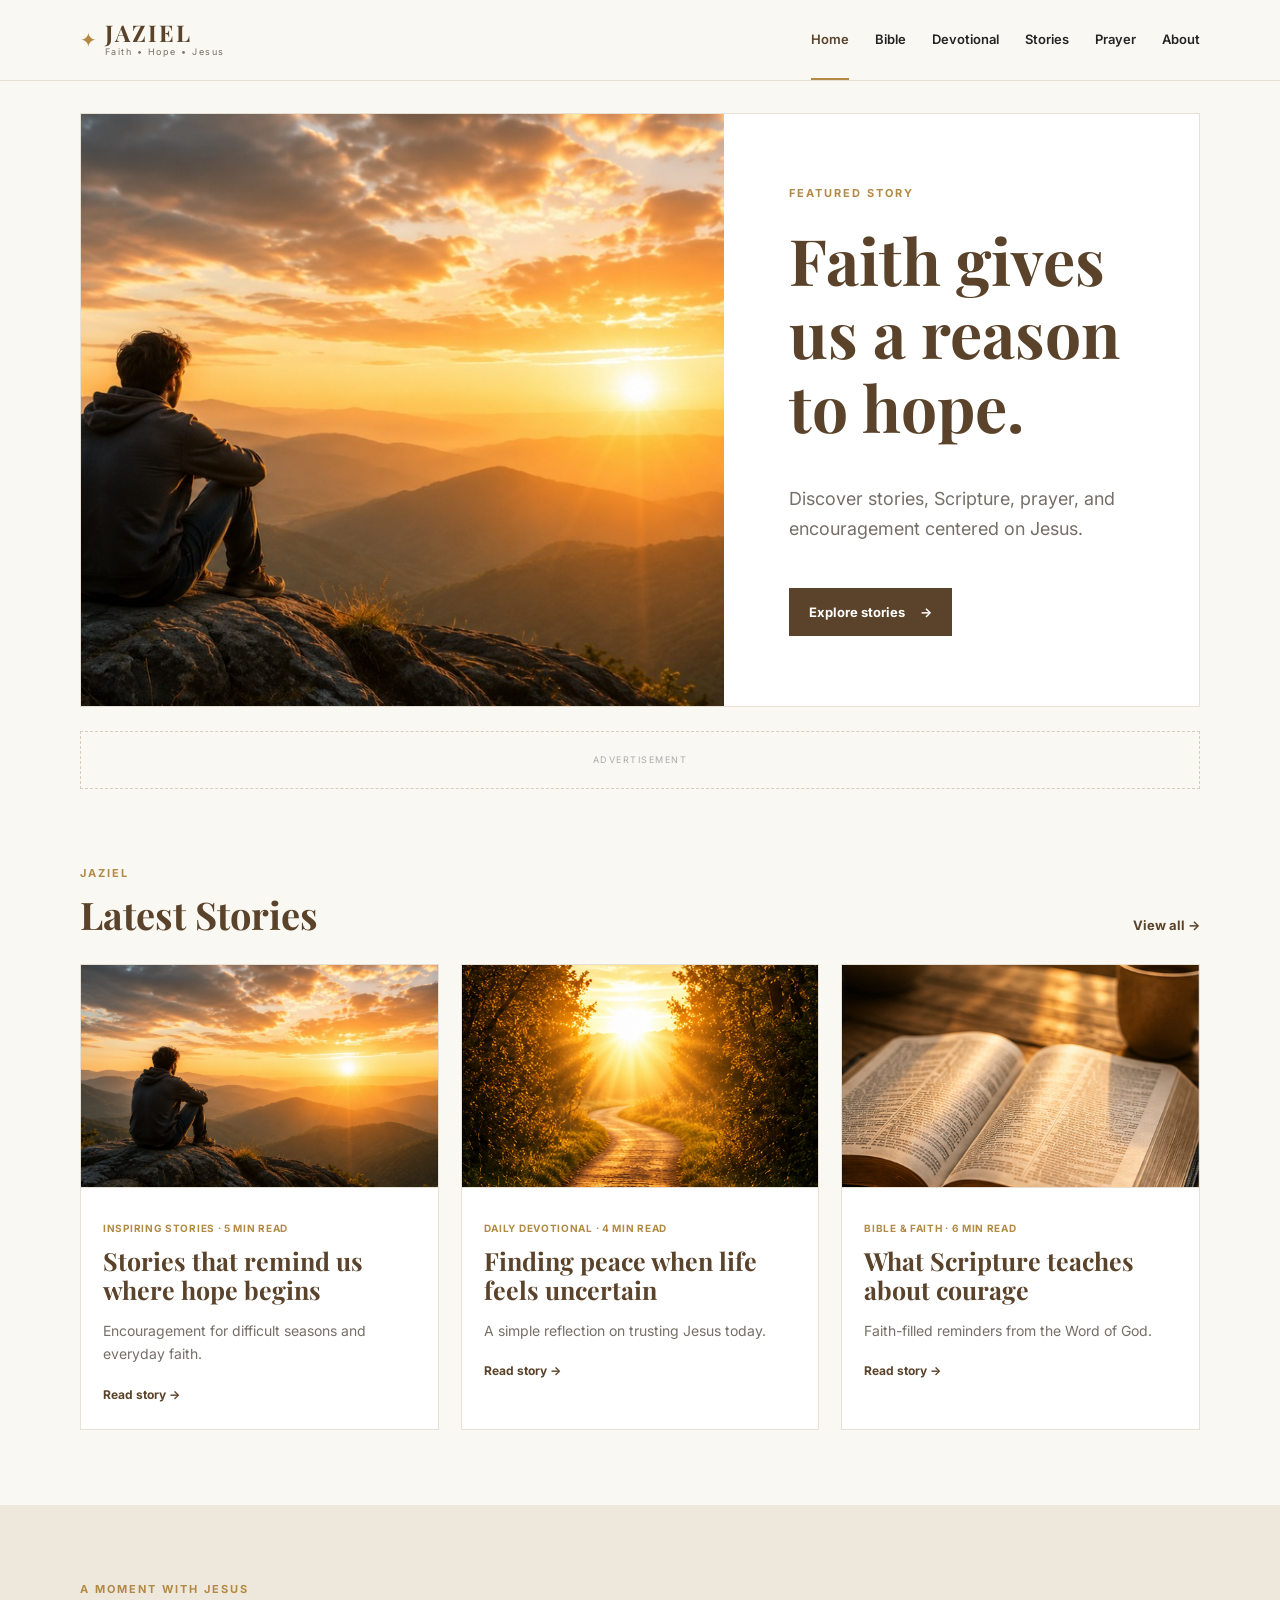
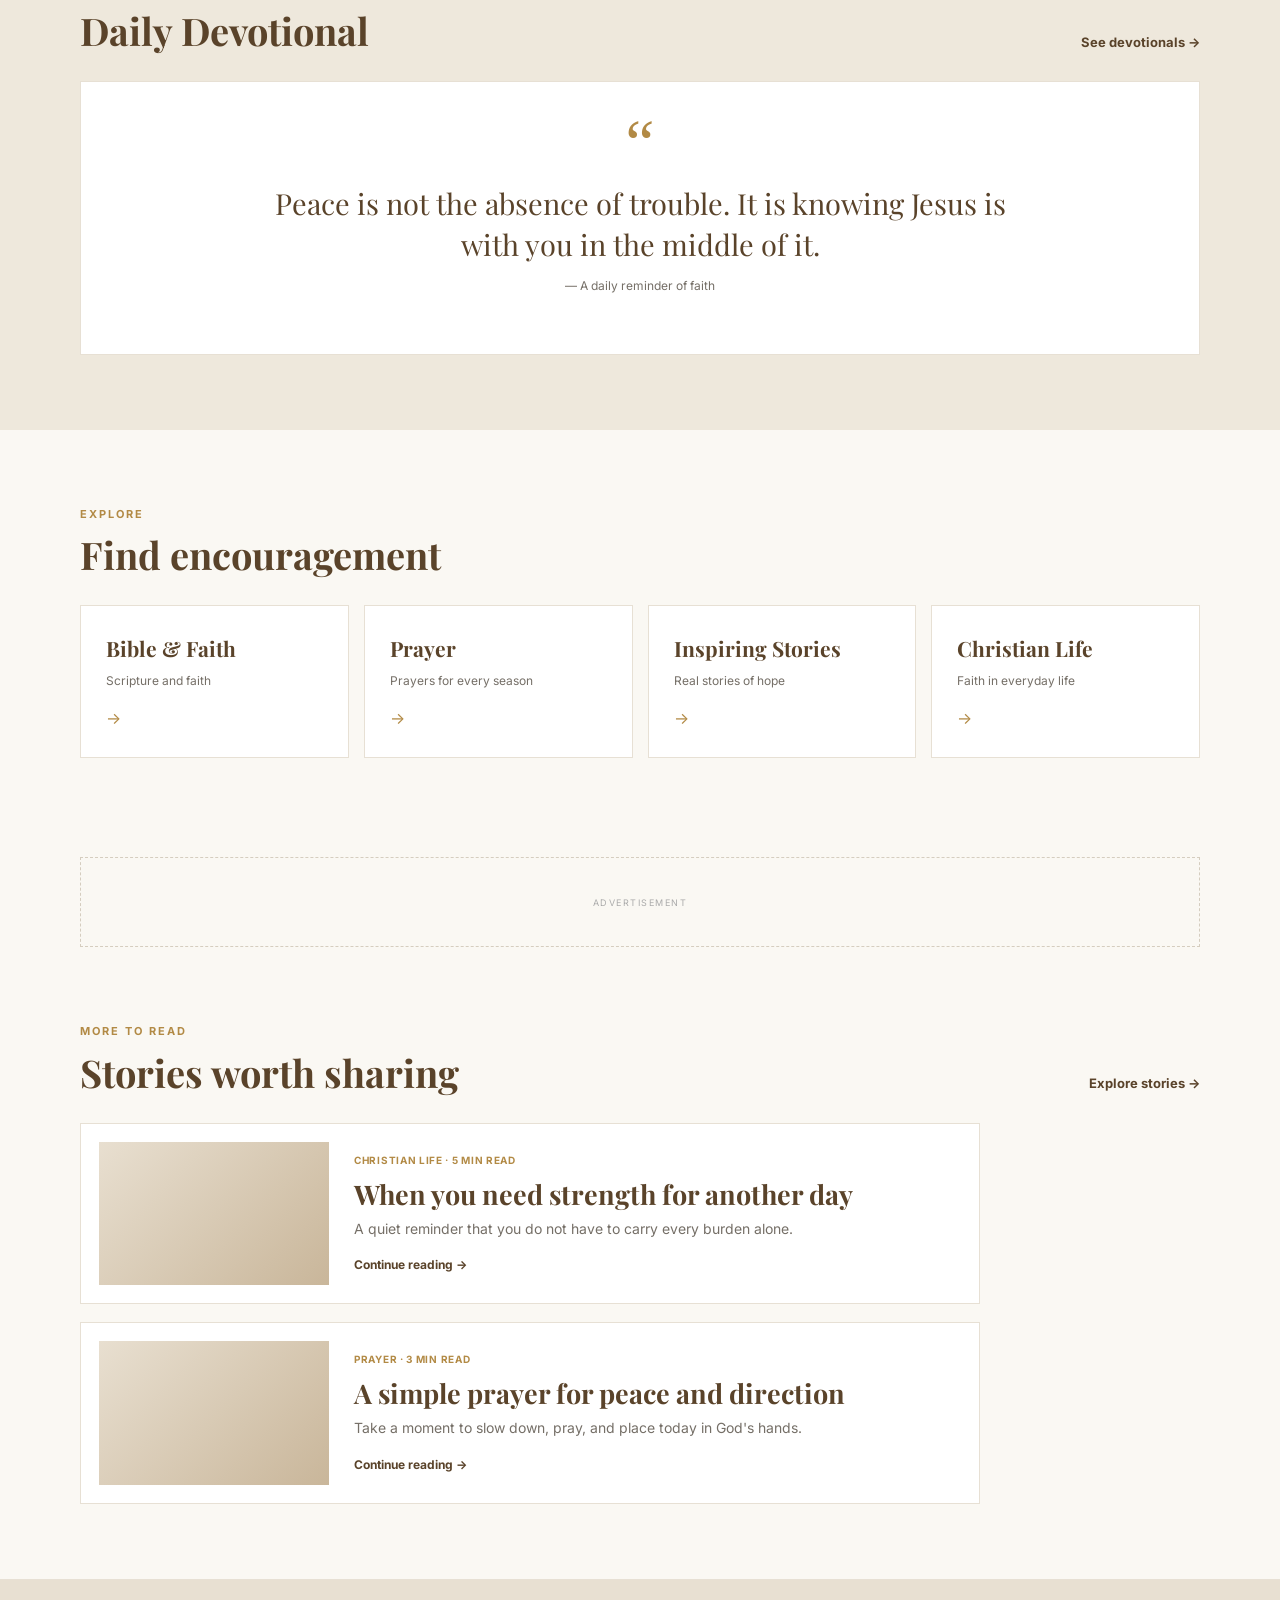
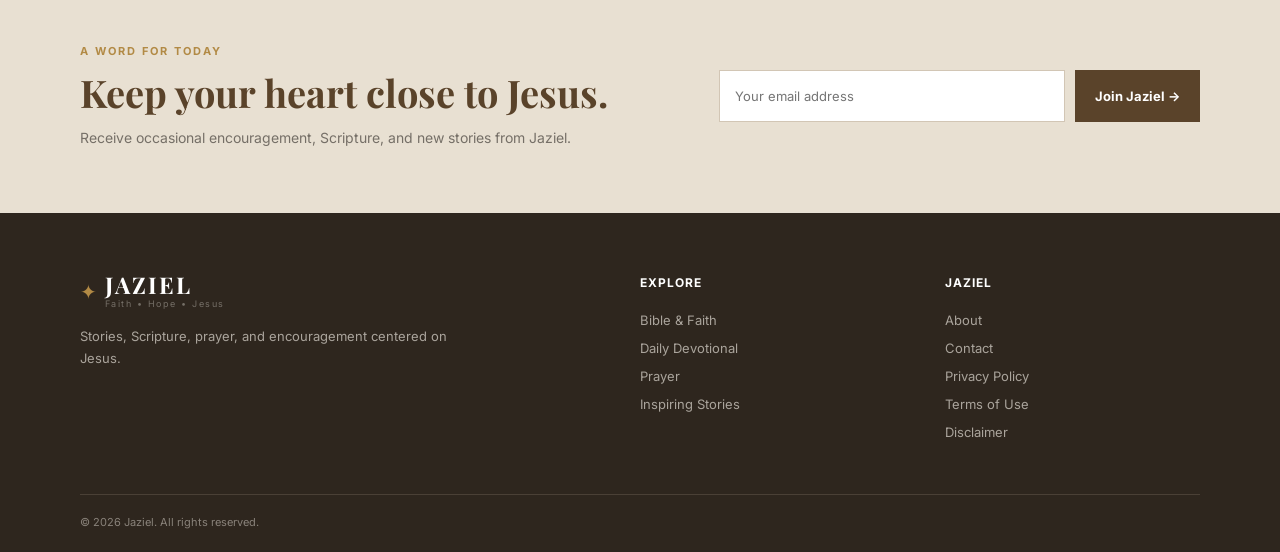
<file: index.html>
<!doctype html>
<html lang="en">
<head>
<meta charset="utf-8"><meta name="viewport" content="width=device-width,initial-scale=1">
<title>Jaziel — Faith • Hope • Jesus</title>
<meta name="description" content="Stories of faith, hope, prayer, and the message of Jesus.">
<link rel="stylesheet" href="style.css">
</head>
<body>
<header class="site-header"><div class="container nav-wrap"><a class="brand" href="index.html"><span>✦</span><strong>JAZIEL</strong><small>Faith • Hope • Jesus</small></a><button class="menu-btn" aria-label="Open menu">☰</button><nav><a class="active" href="index.html">Home</a><a href="category/bible-faith/index.html">Bible</a><a href="category/daily-devotional/index.html">Devotional</a><a href="category/inspiring-stories/index.html">Stories</a><a href="category/prayer/index.html">Prayer</a><a href="pages/about.html">About</a></nav></div></header>
<main>
<section class="hero container">
  <img class="hero-image" src="images/articles/finding-hope/photo-1-cover.jpg" alt="Golden sunrise over mountains, symbolizing hope and a new beginning." width="1200" height="630">
  <div class="hero-copy">
    <p class="eyebrow">FEATURED STORY</p>
    <h1>Faith gives us a reason to hope.</h1>
    <p class="lead">Discover stories, Scripture, prayer, and encouragement centered on Jesus.</p>
    <a class="button" href="#latest">Explore stories <span>→</span></a>
  </div>
</section>

<div class="container ad-slot" aria-label="Advertisement">ADVERTISEMENT</div>

<!-- Future generator: each article card will use images[0] as its cover/OG image. -->
<section id="latest" class="container section">
  <div class="section-head">
    <div><p class="eyebrow">JAZIEL</p><h2>Latest Stories</h2></div>
    <a href="category/inspiring-stories/index.html">View all →</a>
  </div>
  <div class="card-grid">
    <article class="card">
      <div class="card-image"><img src="images/articles/finding-hope/photo-1-cover.jpg" alt="Golden sunrise over mountains." loading="lazy"></div>
      <div class="card-body">
        <p class="meta">Inspiring Stories · 5 min read</p>
        <h3>Stories that remind us where hope begins</h3>
        <p>Encouragement for difficult seasons and everyday faith.</p>
        <a href="article-preview.html">Read story →</a>
      </div>
    </article>
    <article class="card">
      <div class="card-image"><img src="images/related/path-to-light.png" alt="A peaceful path leading toward sunlight." loading="lazy"></div>
      <div class="card-body">
        <p class="meta">Daily Devotional · 4 min read</p>
        <h3>Finding peace when life feels uncertain</h3>
        <p>A simple reflection on trusting Jesus today.</p>
        <a href="#">Read story →</a>
      </div>
    </article>
    <article class="card">
      <div class="card-image"><img src="images/related/open-bible.png" alt="Open Bible in warm natural light." loading="lazy"></div>
      <div class="card-body">
        <p class="meta">Bible & Faith · 6 min read</p>
        <h3>What Scripture teaches about courage</h3>
        <p>Faith-filled reminders from the Word of God.</p>
        <a href="#">Read story →</a>
      </div>
    </article>
  </div>
</section>

<section class="band">
  <div class="container section">
    <div class="section-head">
      <div><p class="eyebrow">A MOMENT WITH JESUS</p><h2>Daily Devotional</h2></div>
      <a href="category/daily-devotional/index.html">See devotionals →</a>
    </div>
    <div class="quote-card">
      <span>“</span>
      <blockquote>Peace is not the absence of trouble. It is knowing Jesus is with you in the middle of it.</blockquote>
      <p>— A daily reminder of faith</p>
    </div>
  </div>
</section>

<section class="container section">
  <div class="section-head">
    <div><p class="eyebrow">EXPLORE</p><h2>Find encouragement</h2></div>
  </div>
  <div class="category-grid">
    <a href="category/bible-faith/index.html"><b>Bible &amp; Faith</b><span>Scripture and faith</span><i>→</i></a>
    <a href="category/prayer/index.html"><b>Prayer</b><span>Prayers for every season</span><i>→</i></a>
    <a href="category/inspiring-stories/index.html"><b>Inspiring Stories</b><span>Real stories of hope</span><i>→</i></a>
    <a href="category/christian-life/index.html"><b>Christian Life</b><span>Faith in everyday life</span><i>→</i></a>
  </div>
</section>

<div class="container ad-slot ad-slot-large" aria-label="Advertisement">ADVERTISEMENT</div>

<section class="container section">
  <div class="section-head">
    <div><p class="eyebrow">MORE TO READ</p><h2>Stories worth sharing</h2></div>
    <a href="category/inspiring-stories/index.html">Explore stories →</a>
  </div>
  <div class="story-list">
    <article class="story-row">
      <div class="story-image placeholder" role="img" aria-label="Story cover image placeholder"></div>
      <div>
        <p class="meta">Christian Life · 5 min read</p>
        <h3>When you need strength for another day</h3>
        <p>A quiet reminder that you do not have to carry every burden alone.</p>
        <a href="#">Continue reading →</a>
      </div>
    </article>
    <article class="story-row">
      <div class="story-image placeholder" role="img" aria-label="Story cover image placeholder"></div>
      <div>
        <p class="meta">Prayer · 3 min read</p>
        <h3>A simple prayer for peace and direction</h3>
        <p>Take a moment to slow down, pray, and place today in God's hands.</p>
        <a href="#">Continue reading →</a>
      </div>
    </article>
  </div>
</section>

<section class="newsletter">
  <div class="container newsletter-inner">
    <div>
      <p class="eyebrow">A WORD FOR TODAY</p>
      <h2>Keep your heart close to Jesus.</h2>
      <p>Receive occasional encouragement, Scripture, and new stories from Jaziel.</p>
    </div>
    <form class="newsletter-form" action="#" method="post">
      <label class="sr-only" for="email">Email address</label>
      <input id="email" name="email" type="email" placeholder="Your email address" autocomplete="email">
      <button type="submit">Join Jaziel <span>→</span></button>
    </form>
  </div>
</section>
</main>
<footer><div class="container footer-grid"><div><a class="brand footer-brand" href="index.html"><span>✦</span><strong>JAZIEL</strong><small>Faith • Hope • Jesus</small></a><p>Stories, Scripture, prayer, and encouragement centered on Jesus.</p></div><div><h4>Explore</h4><a href="category/bible-faith/index.html">Bible & Faith</a><a href="category/daily-devotional/index.html">Daily Devotional</a><a href="category/prayer/index.html">Prayer</a><a href="category/inspiring-stories/index.html">Inspiring Stories</a></div><div><h4>Jaziel</h4><a href="pages/about.html">About</a><a href="pages/contact.html">Contact</a><a href="pages/privacy.html">Privacy Policy</a><a href="pages/terms.html">Terms of Use</a><a href="pages/disclaimer.html">Disclaimer</a></div></div><div class="container copyright">© 2026 Jaziel. All rights reserved.</div></footer>
<script src="script.js"></script>
</body></html>
</file>
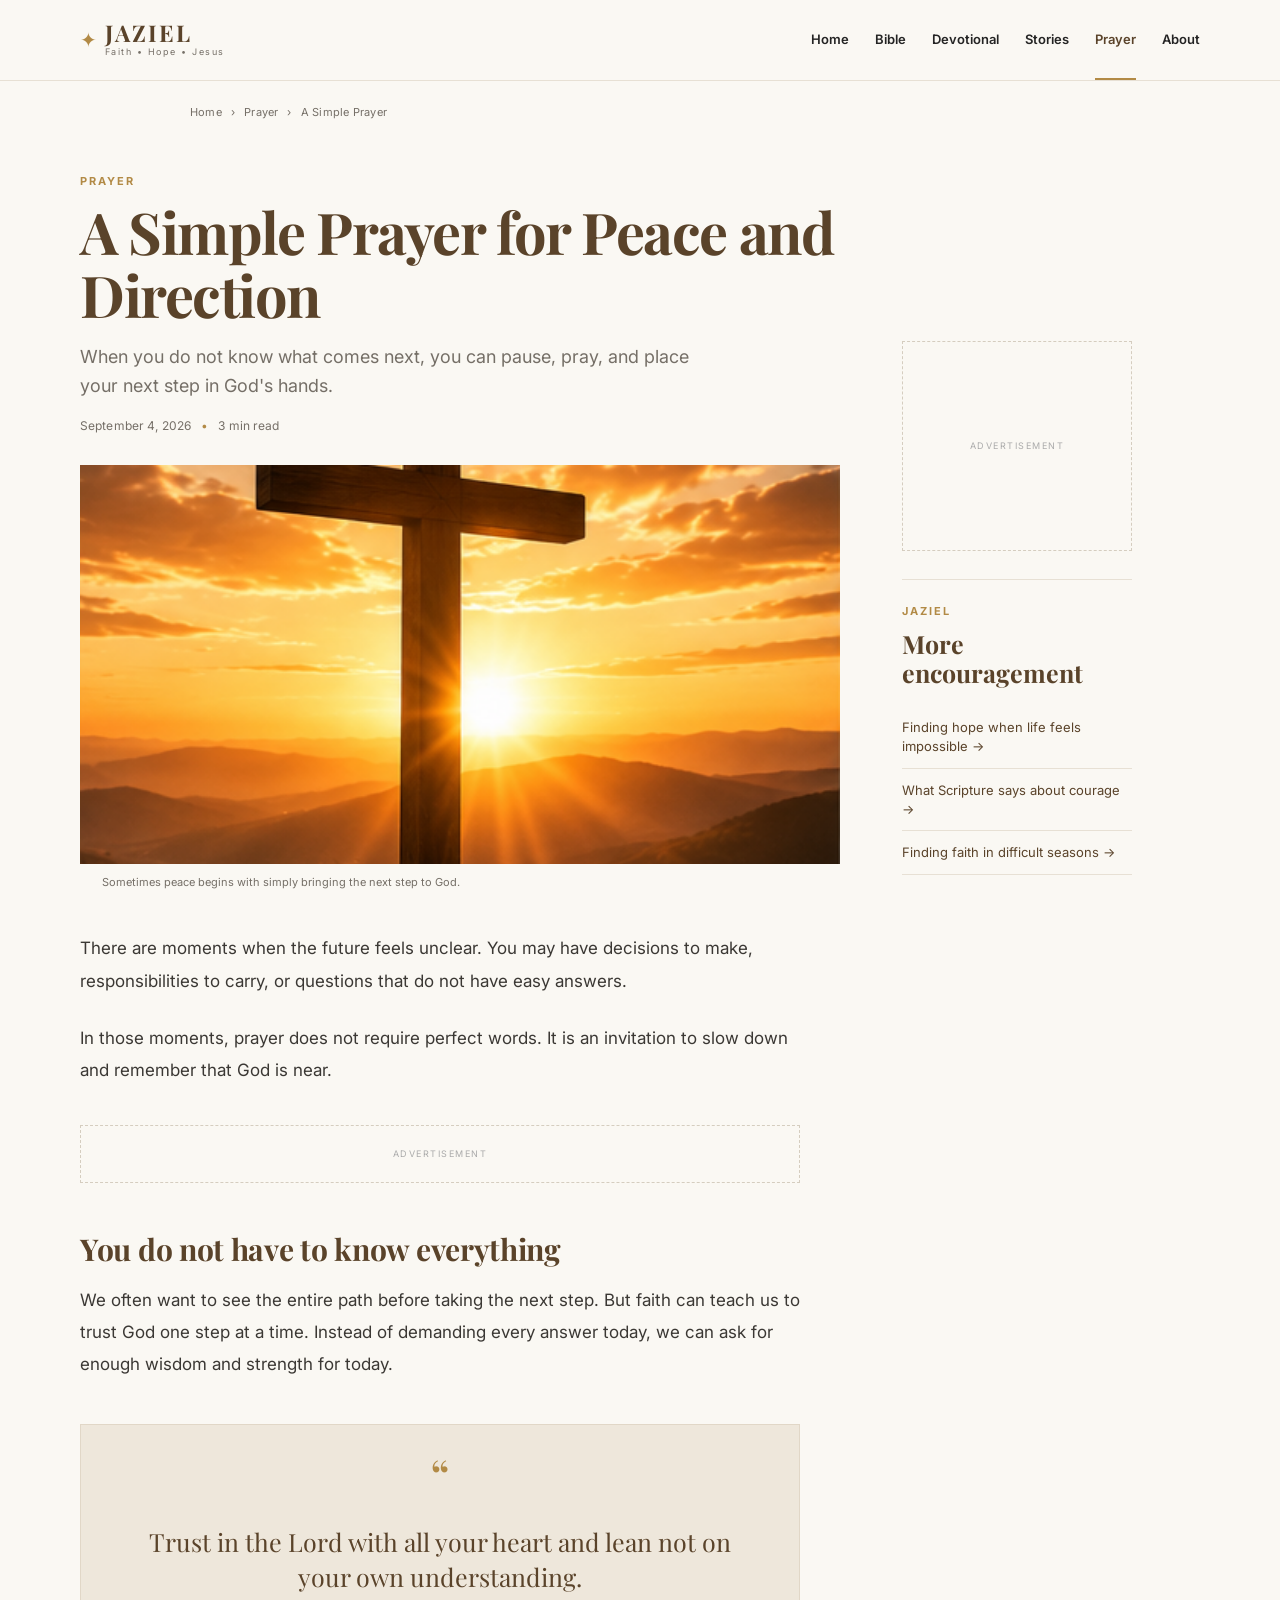
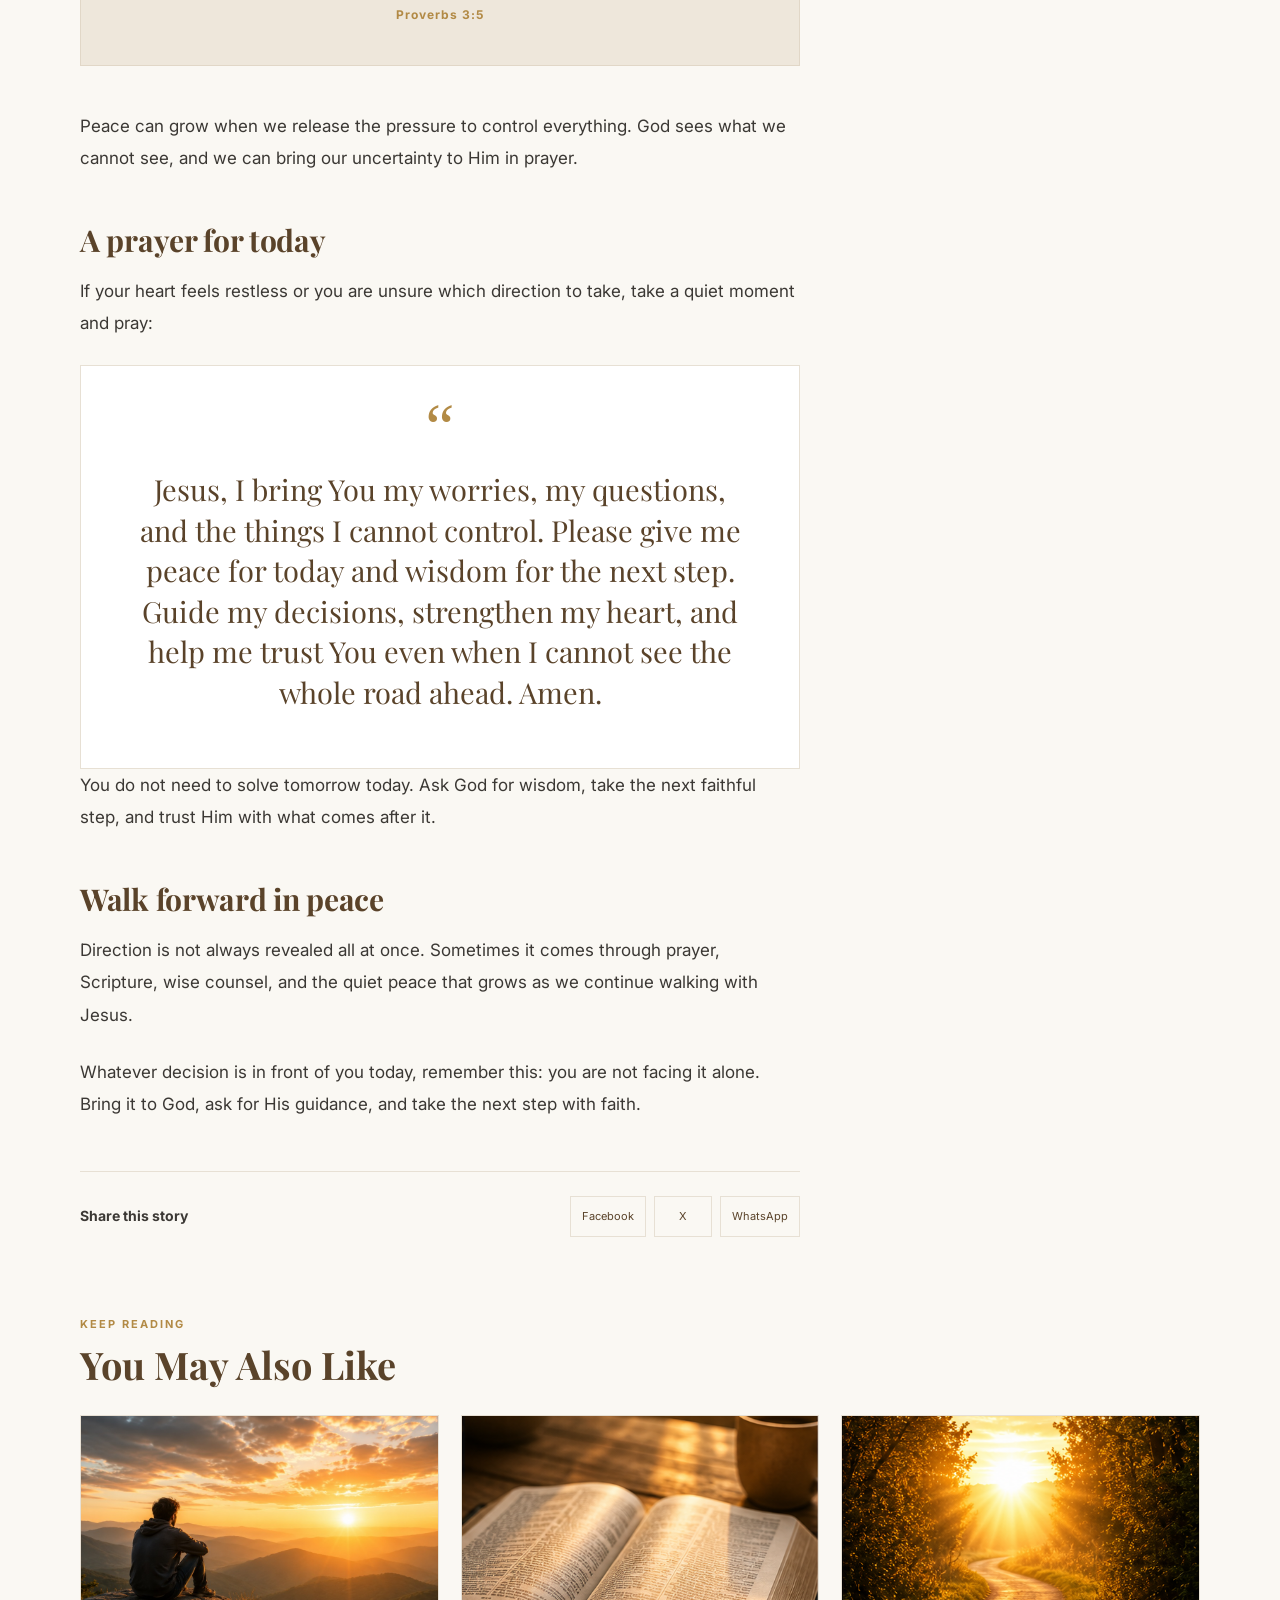
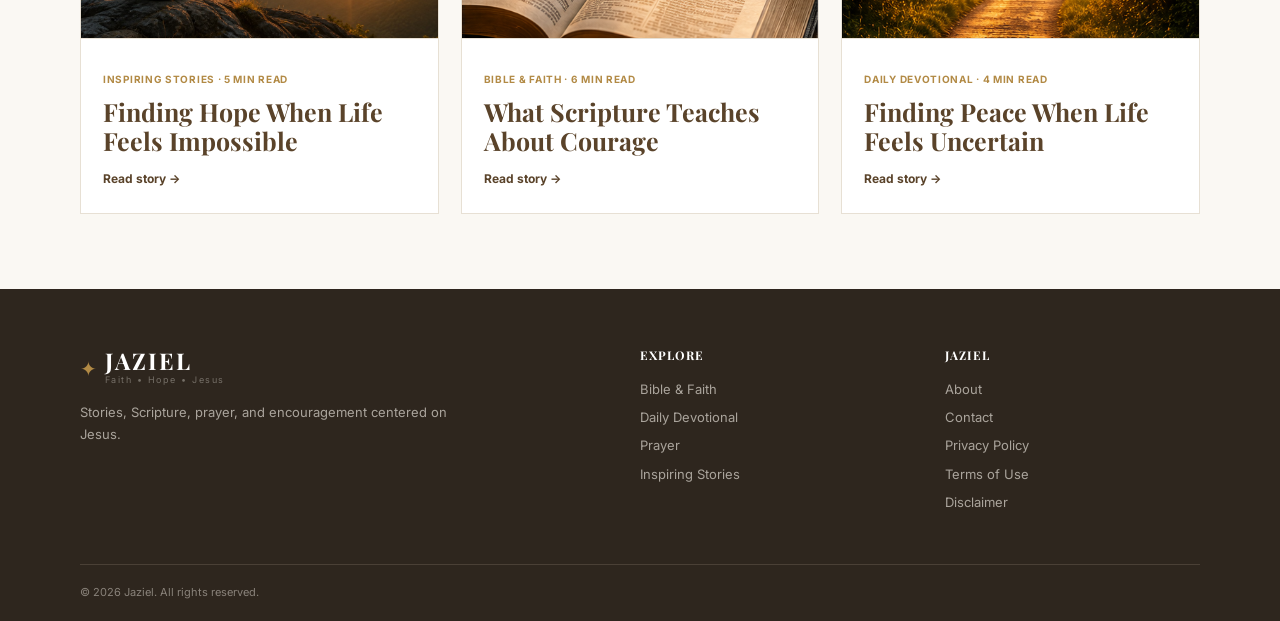
<file: articles/simple-prayer/index.html>
<!doctype html>
<html lang="en">
<head>
<meta charset="utf-8">
<meta name="viewport" content="width=device-width,initial-scale=1.0,viewport-fit=cover">
<title>A Simple Prayer for Peace and Direction — Jaziel</title>
<meta name="description" content="A simple Christian prayer for peace, wisdom, and direction when you are unsure what to do next.">
<meta property="og:type" content="article">
<meta property="og:title" content="A Simple Prayer for Peace and Direction">
<meta property="og:description" content="A simple Christian prayer for peace, wisdom, and direction when you are unsure what to do next.">
<meta property="og:image" content="../../images/related/cross-sunrise.png">
<meta property="og:image:width" content="1200">
<meta property="og:image:height" content="630">
<meta property="og:url" content="articles/simple-prayer/index.html">
<meta name="twitter:card" content="summary_large_image">
<link rel="stylesheet" href="../../style.css">
</head>
<body>
<header class="site-header">
<div class="container nav-wrap">
<a class="brand" href="../../index.html"><span>✦</span><strong>JAZIEL</strong><small>Faith • Hope • Jesus</small></a>
<button class="menu-btn" aria-label="Open menu">☰</button>
<nav>
<a href="../../index.html">Home</a>
<a href="../../category/bible-faith/index.html">Bible</a>
<a href="../../category/daily-devotional/index.html">Devotional</a>
<a href="../../category/inspiring-stories/index.html">Stories</a>
<a class="active" href="../../category/prayer/index.html">Prayer</a>
<a href="../../pages/about.html">About</a>
</nav>
</div>
</header>

<main>
<div class="container breadcrumb">
<a href="../../index.html">Home</a><span>›</span>
<a href="../../category/prayer/index.html">Prayer</a><span>›</span>
<span>A Simple Prayer</span>
</div>

<article class="article-layout container">
<div class="article-main">
<header class="article-header">
<p class="eyebrow">PRAYER</p>
<h1>A Simple Prayer for Peace and Direction</h1>
<p class="article-dek">When you do not know what comes next, you can pause, pray, and place your next step in God's hands.</p>
<div class="article-meta">September 4, 2026 <span>•</span> 3 min read</div>
</header>

<figure class="article-cover">
<img class="article-photo" src="../../images/related/cross-sunrise.png" alt="A cross silhouetted against a golden sunrise over the mountains." width="1200" height="630">
<figcaption>Sometimes peace begins with simply bringing the next step to God.</figcaption>
</figure>

<div class="article-body">
<p>There are moments when the future feels unclear. You may have decisions to make, responsibilities to carry, or questions that do not have easy answers.</p>
<p>In those moments, prayer does not require perfect words. It is an invitation to slow down and remember that God is near.</p>

<div class="article-ad ad-slot" aria-label="Advertisement">ADVERTISEMENT</div>

<h2 class="article-section-title">You do not have to know everything</h2>
<p>We often want to see the entire path before taking the next step. But faith can teach us to trust God one step at a time. Instead of demanding every answer today, we can ask for enough wisdom and strength for today.</p>

<div class="verse-card">
<span>“</span>
<blockquote>Trust in the Lord with all your heart and lean not on your own understanding.</blockquote>
<p>Proverbs 3:5</p>
</div>

<p>Peace can grow when we release the pressure to control everything. God sees what we cannot see, and we can bring our uncertainty to Him in prayer.</p>

<h2 class="article-section-title">A prayer for today</h2>
<p>If your heart feels restless or you are unsure which direction to take, take a quiet moment and pray:</p>

<div class="quote-card">
<span>“</span>
<blockquote>Jesus, I bring You my worries, my questions, and the things I cannot control. Please give me peace for today and wisdom for the next step. Guide my decisions, strengthen my heart, and help me trust You even when I cannot see the whole road ahead. Amen.</blockquote>
</div>

<p>You do not need to solve tomorrow today. Ask God for wisdom, take the next faithful step, and trust Him with what comes after it.</p>

<h2 class="article-section-title">Walk forward in peace</h2>
<p>Direction is not always revealed all at once. Sometimes it comes through prayer, Scripture, wise counsel, and the quiet peace that grows as we continue walking with Jesus.</p>
<p>Whatever decision is in front of you today, remember this: you are not facing it alone. Bring it to God, ask for His guidance, and take the next step with faith.</p>

<div class="article-share">
<strong>Share this story</strong>
<div class="share-buttons">
<a href="#" aria-label="Share on Facebook">Facebook</a>
<a href="#" aria-label="Share on X">X</a>
<a href="#" aria-label="Share on WhatsApp">WhatsApp</a>
</div>
</div>
</div>
</div>

<aside class="article-sidebar">
<div class="side-ad ad-slot" aria-label="Advertisement">ADVERTISEMENT</div>
<section class="sidebar-box">
<p class="eyebrow">JAZIEL</p>
<h2>More encouragement</h2>
<a href="../../article-preview.html">Finding hope when life feels impossible →</a>
<a href="../../category/bible-faith/index.html">What Scripture says about courage →</a>
<a href="../../category/daily-devotional/index.html">Finding faith in difficult seasons →</a>
</section>
</aside>
</article>

<section class="container related">
<div class="section-head">
<div><p class="eyebrow">KEEP READING</p><h2>You May Also Like</h2></div>
</div>
<div class="card-grid">
<article class="card">
<div class="card-image"><img src="../../images/articles/finding-hope/photo-1-cover.jpg" alt="Golden sunrise over mountains." loading="lazy"></div>
<div class="card-body">
<p class="meta">Inspiring Stories · 5 min read</p>
<h3>Finding Hope When Life Feels Impossible</h3>
<a href="../../article-preview.html">Read story →</a>
</div>
</article>
<article class="card">
<div class="card-image"><img src="../../images/related/open-bible.png" alt="Open Bible in warm natural light." loading="lazy"></div>
<div class="card-body">
<p class="meta">Bible &amp; Faith · 6 min read</p>
<h3>What Scripture Teaches About Courage</h3>
<a href="../../category/bible-faith/index.html">Read story →</a>
</div>
</article>
<article class="card">
<div class="card-image"><img src="../../images/related/path-to-light.png" alt="A peaceful path leading toward sunlight through trees." loading="lazy"></div>
<div class="card-body">
<p class="meta">Daily Devotional · 4 min read</p>
<h3>Finding Peace When Life Feels Uncertain</h3>
<a href="../../category/daily-devotional/index.html">Read story →</a>
</div>
</article>
</div>
</section>
</main>

<footer class="site-footer">
<div class="container footer-grid">
<div>
<a class="brand footer-brand" href="../../index.html"><span>✦</span><strong>JAZIEL</strong><small>Faith • Hope • Jesus</small></a>
<p>Stories, Scripture, prayer, and encouragement centered on Jesus.</p>
</div>
<div>
<h3>EXPLORE</h3>
<a href="../../category/bible-faith/index.html">Bible &amp; Faith</a>
<a href="../../category/daily-devotional/index.html">Daily Devotional</a>
<a href="../../category/prayer/index.html">Prayer</a>
<a href="../../category/inspiring-stories/index.html">Inspiring Stories</a>
</div>
<div>
<h3>JAZIEL</h3>
<a href="../../pages/about.html">About</a>
<a href="../../pages/contact.html">Contact</a>
<a href="../../pages/privacy.html">Privacy Policy</a>
<a href="../../pages/terms.html">Terms of Use</a>
<a href="../../pages/disclaimer.html">Disclaimer</a>
</div>
</div>
<div class="container footer-bottom">© 2026 Jaziel. All rights reserved.</div>
</footer>
<script src="../../script.js"></script>
</body>
</html>
</file>
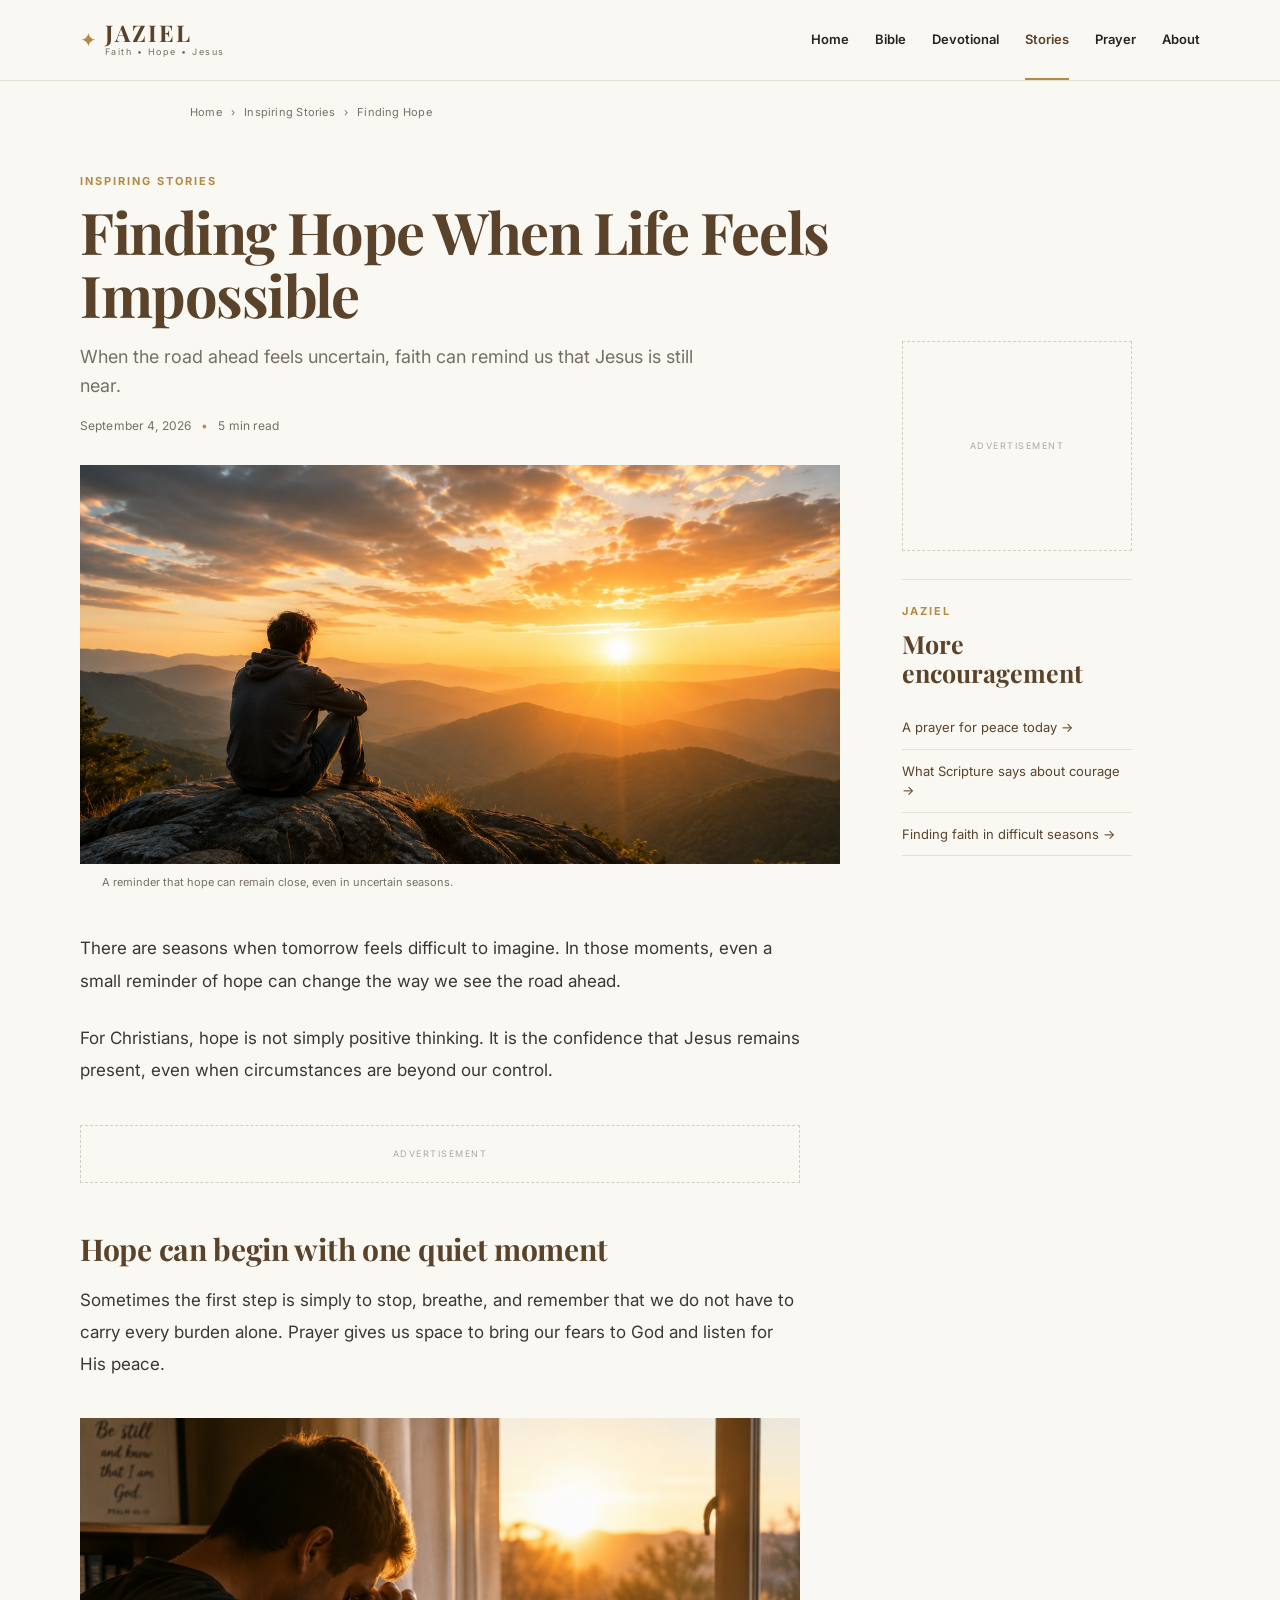
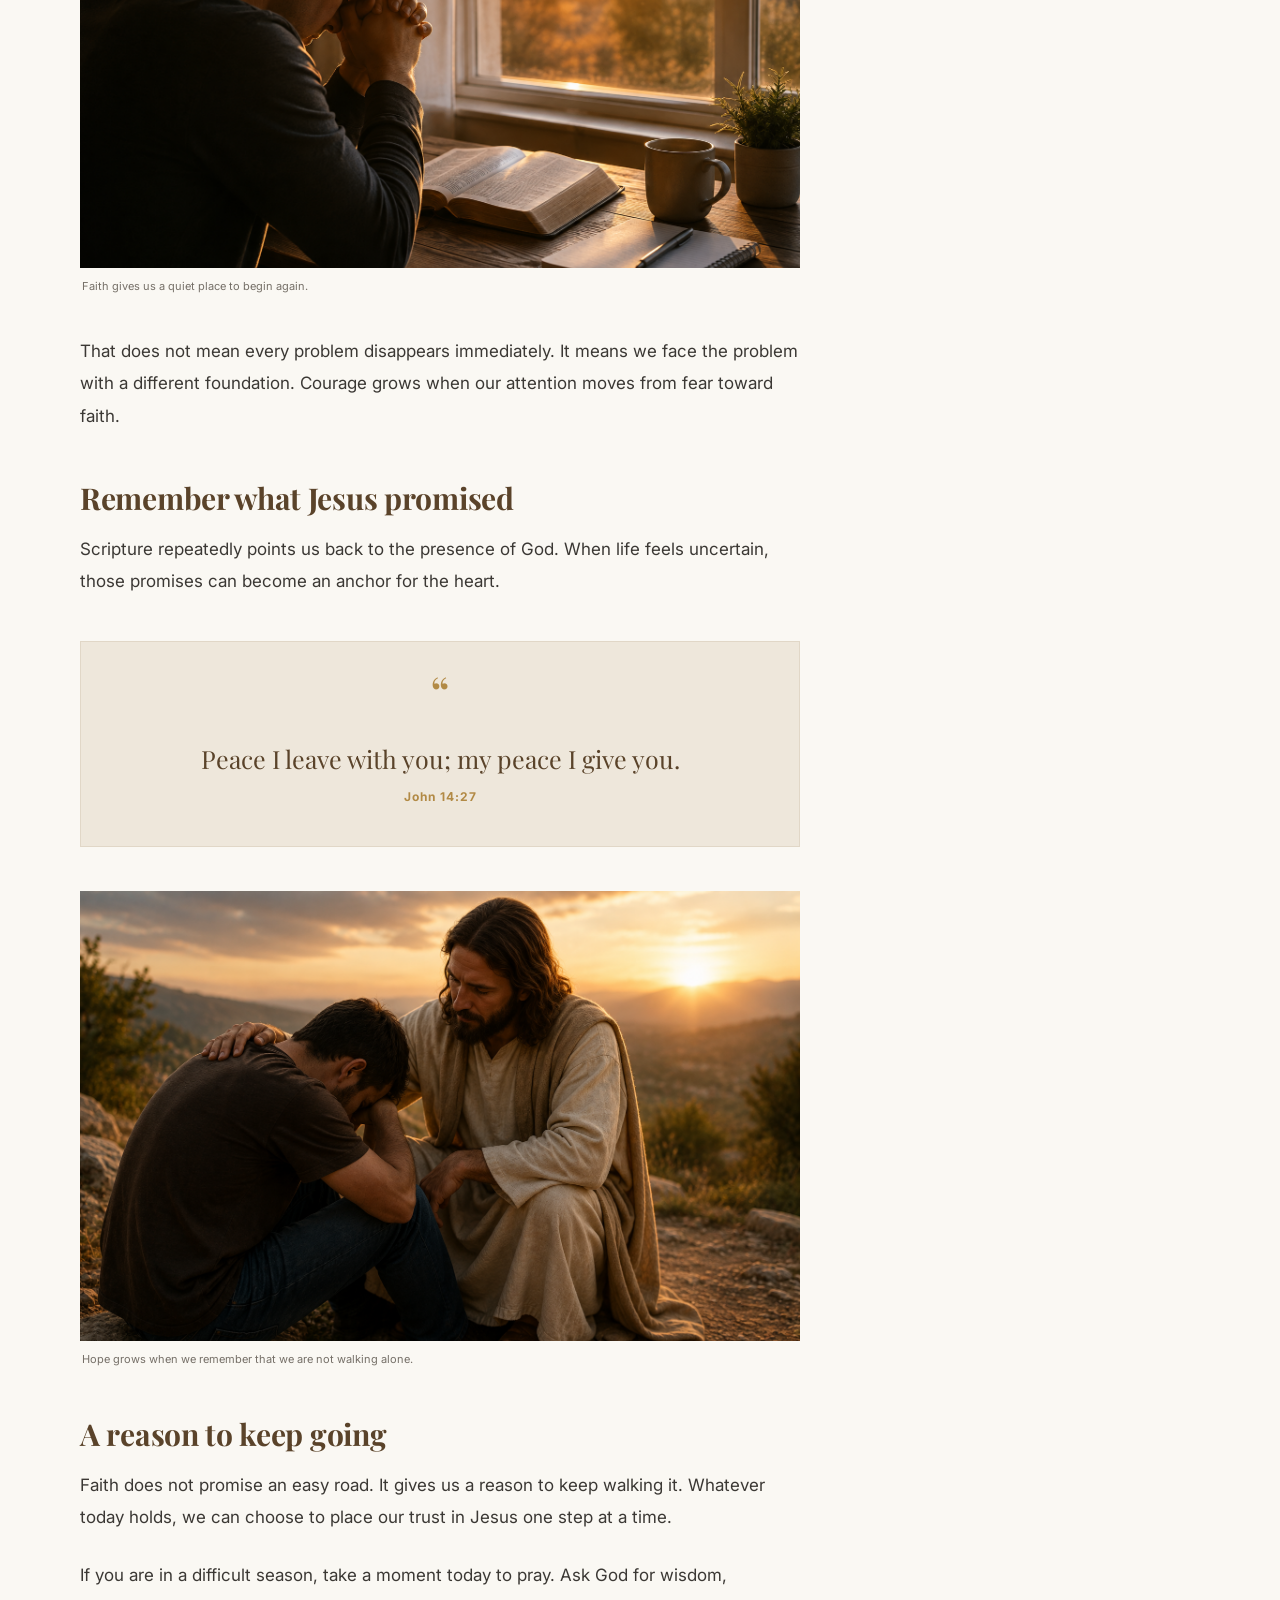
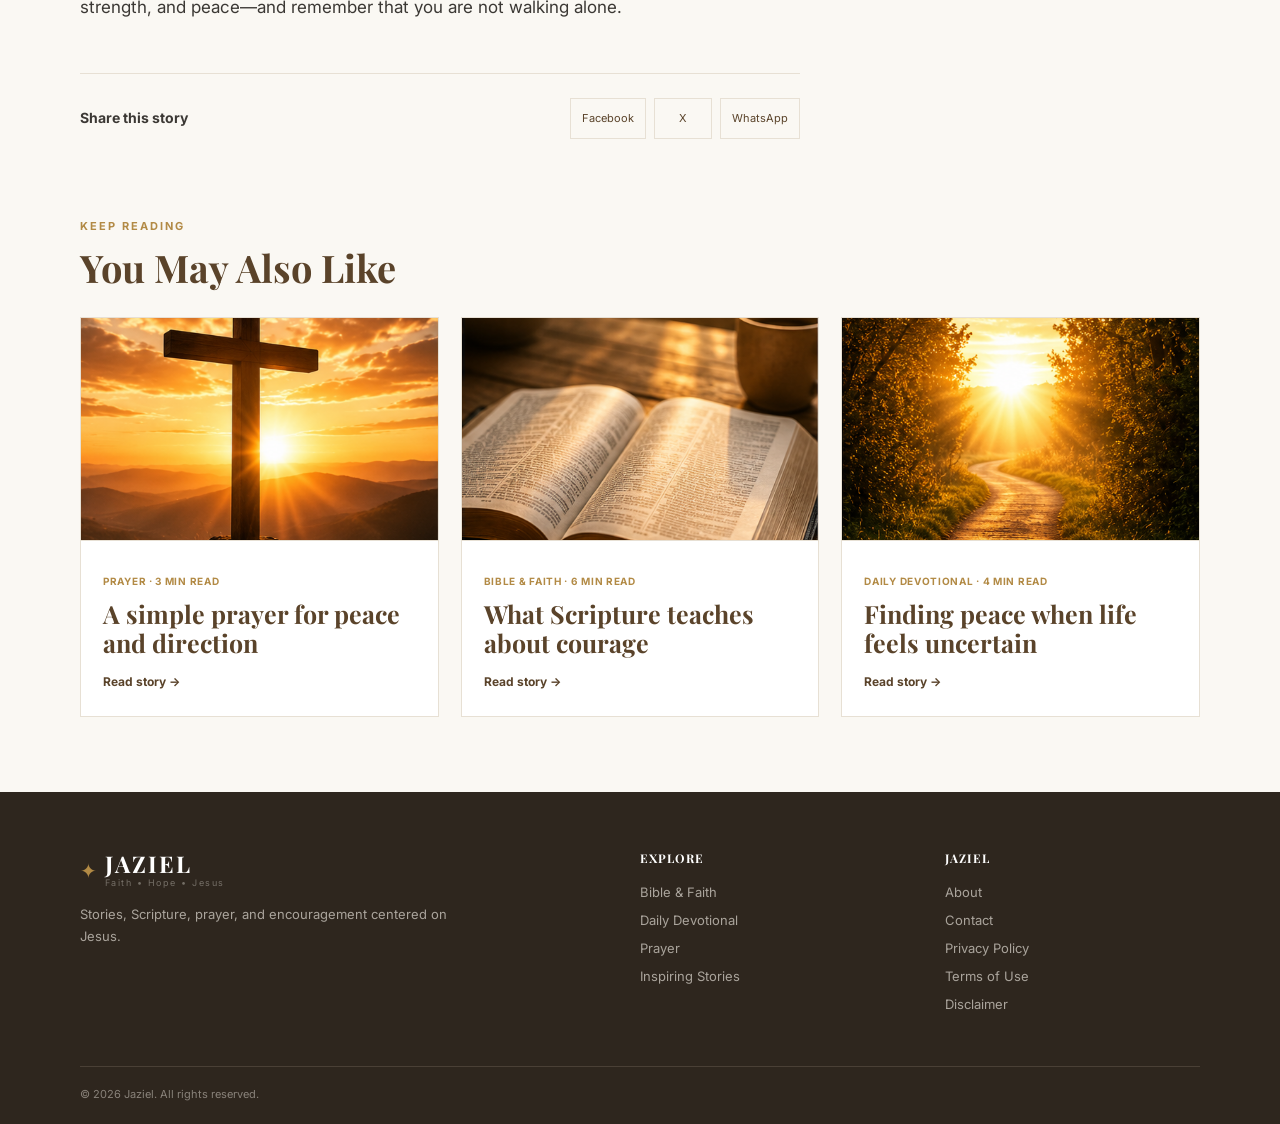
<file: article-preview.html>
<!doctype html>
<html lang="en">
<head>
<meta charset="utf-8"><meta name="viewport" content="width=device-width, initial-scale=1.0, viewport-fit=cover">
<title>Finding Hope When Life Feels Impossible — Jaziel</title>
<meta name="description" content="A Christian story about finding hope, courage, and peace through Jesus.">
<meta property="og:type" content="article">
<meta property="og:title" content="Finding Hope When Life Feels Impossible">
<meta property="og:description" content="A Christian story about finding hope, courage, and peace through Jesus.">
<meta property="og:image" content="images/articles/finding-hope/photo-1-cover.jpg">
<meta property="og:image:width" content="1200"><meta property="og:image:height" content="630">
<meta property="og:url" content="article-preview.html">
<meta name="twitter:card" content="summary_large_image">
<link rel="stylesheet" href="style.css">
</head>
<body>
<header class="site-header"><div class="container nav-wrap">
<a class="brand" href="index.html"><span>✦</span><strong>JAZIEL</strong><small>Faith • Hope • Jesus</small></a>
<button class="menu-btn" aria-label="Open menu">☰</button>
<nav><a href="index.html">Home</a><a href="#">Bible</a><a href="#">Devotional</a><a class="active" href="#">Stories</a><a href="#">Prayer</a><a href="#">About</a></nav>
</div></header>

<main>
<div class="container breadcrumb"><a href="index.html">Home</a><span>›</span><a href="#">Inspiring Stories</a><span>›</span><span>Finding Hope</span></div>

<article class="article-layout container">
<div class="article-main">
<header class="article-header">
<p class="eyebrow">INSPIRING STORIES</p>
<h1>Finding Hope When Life Feels Impossible</h1>
<p class="article-dek">When the road ahead feels uncertain, faith can remind us that Jesus is still near.</p>
<div class="article-meta">September 4, 2026 <span>•</span> 5 min read</div>
</header>

<figure class="article-cover">
<img class="article-photo" src="images/articles/finding-hope/photo-1-cover.jpg" alt="A peaceful sunrise over the mountains with warm golden light, symbolizing hope and a new beginning." width="1200" height="630">
<figcaption>A reminder that hope can remain close, even in uncertain seasons.</figcaption>
</figure>

<div class="article-body">
<p>There are seasons when tomorrow feels difficult to imagine. In those moments, even a small reminder of hope can change the way we see the road ahead.</p>
<p>For Christians, hope is not simply positive thinking. It is the confidence that Jesus remains present, even when circumstances are beyond our control.</p>

<div class="article-ad ad-slot" aria-label="Advertisement">ADVERTISEMENT</div>

<h2 class="article-section-title">Hope can begin with one quiet moment</h2>
<p>Sometimes the first step is simply to stop, breathe, and remember that we do not have to carry every burden alone. Prayer gives us space to bring our fears to God and listen for His peace.</p>

<figure class="article-inline-image">
<img class="article-photo" src="images/articles/finding-hope/photo-2-article.png" alt="A young man praying beside an open Bible in warm morning light." width="1536" height="1024">
<figcaption>Faith gives us a quiet place to begin again.</figcaption>
</figure>

<p>That does not mean every problem disappears immediately. It means we face the problem with a different foundation. Courage grows when our attention moves from fear toward faith.</p>

<h2 class="article-section-title">Remember what Jesus promised</h2>
<p>Scripture repeatedly points us back to the presence of God. When life feels uncertain, those promises can become an anchor for the heart.</p>

<div class="verse-card"><span>“</span><blockquote>Peace I leave with you; my peace I give you.</blockquote><p>John 14:27</p></div>

<figure class="article-inline-image">
<img class="article-photo" src="images/articles/finding-hope/photo-3-article.png" alt="Jesus comforting a sorrowful man at sunset, symbolizing hope and spiritual support." width="1536" height="1024">
<figcaption>Hope grows when we remember that we are not walking alone.</figcaption>
</figure>

<h2 class="article-section-title">A reason to keep going</h2>
<p>Faith does not promise an easy road. It gives us a reason to keep walking it. Whatever today holds, we can choose to place our trust in Jesus one step at a time.</p>
<p>If you are in a difficult season, take a moment today to pray. Ask God for wisdom, strength, and peace—and remember that you are not walking alone.</p>

<div class="article-share"><strong>Share this story</strong><div class="share-buttons"><a href="#" aria-label="Share on Facebook">Facebook</a><a href="#" aria-label="Share on X">X</a><a href="#" aria-label="Share on WhatsApp">WhatsApp</a></div></div>
</div>
</div>

<aside class="article-sidebar">
<div class="side-ad ad-slot" aria-label="Advertisement">ADVERTISEMENT</div>
<section class="sidebar-box"><p class="eyebrow">JAZIEL</p><h2>More encouragement</h2>
<a href="#">A prayer for peace today →</a><a href="#">What Scripture says about courage →</a><a href="#">Finding faith in difficult seasons →</a>
</section>
</aside>
</article>

<section class="container related"><div class="section-head"><div><p class="eyebrow">KEEP READING</p><h2>You May Also Like</h2></div></div>
<div class="card-grid">
<article class="card"><div class="card-image"><img src="images/related/cross-sunrise.png" alt="Cross silhouetted against a golden sunrise." loading="lazy"></div><div class="card-body"><p class="meta">Prayer · 3 min read</p><h3>A simple prayer for peace and direction</h3><a href="#">Read story →</a></div></article>
<article class="card"><div class="card-image"><img src="images/related/open-bible.png" alt="Open Bible in warm natural light." loading="lazy"></div><div class="card-body"><p class="meta">Bible &amp; Faith · 6 min read</p><h3>What Scripture teaches about courage</h3><a href="#">Read story →</a></div></article>
<article class="card"><div class="card-image"><img src="images/related/path-to-light.png" alt="A peaceful path leading toward sunlight through trees." loading="lazy"></div><div class="card-body"><p class="meta">Daily Devotional · 4 min read</p><h3>Finding peace when life feels uncertain</h3><a href="#">Read story →</a></div></article>
</div></section>
</main>

<footer class="site-footer"><div class="container footer-grid">
<div><a class="brand footer-brand" href="index.html"><span>✦</span><strong>JAZIEL</strong><small>Faith • Hope • Jesus</small></a><p>Stories, Scripture, prayer, and encouragement centered on Jesus.</p></div>
<div><h3>EXPLORE</h3><a href="#">Bible &amp; Faith</a><a href="#">Daily Devotional</a><a href="#">Prayer</a><a href="#">Inspiring Stories</a></div>
<div><h3>JAZIEL</h3><a href="#">About</a><a href="#">Contact</a><a href="#">Privacy Policy</a><a href="#">Terms of Use</a><a href="#">Disclaimer</a></div>
</div><div class="container footer-bottom">© 2026 Jaziel. All rights reserved.</div></footer>
<script src="script.js"></script>
</body></html>
</file>
<file: style.css>
@import url('https://fonts.googleapis.com/css2?family=Inter:wght@400;500;600;700&family=Playfair+Display:wght@500;600;700&display=swap');
:root{--bg:#FAF8F3;--text:#242424;--primary:#5A432A;--accent:#B28A45;--card:#fff;--line:#e7e0d4;--muted:#756f67}*{box-sizing:border-box}html{scroll-behavior:smooth}body{margin:0;background:var(--bg);color:var(--text);font-family:Inter,system-ui,sans-serif;line-height:1.7}a{color:inherit;text-decoration:none}.container{width:min(1120px,calc(100% - 40px));margin:auto}.site-header{position:sticky;top:0;z-index:20;background:rgba(250,248,243,.96);backdrop-filter:blur(10px);border-bottom:1px solid var(--line)}.nav-wrap{min-height:78px;display:flex;align-items:center;justify-content:space-between;gap:30px}.brand{display:grid;grid-template-columns:auto 1fr;column-gap:8px;align-items:center;color:var(--primary)}.brand span{grid-row:span 2;font-size:20px;color:var(--accent)}.brand strong{font-family:'Playfair Display',serif;font-size:23px;letter-spacing:2px;line-height:1}.brand small{font-size:9px;letter-spacing:1.5px;color:var(--muted)}nav{display:flex;gap:26px;font-size:13px;font-weight:600}nav a{padding:28px 0;border-bottom:2px solid transparent}nav a:hover,nav .active{color:var(--primary);border-color:var(--accent)}.menu-btn{display:none;background:none;border:0;font-size:25px;color:var(--primary)}.hero{display:grid;grid-template-columns:1.15fr .85fr;min-height:570px;align-items:stretch;margin-top:32px;border:1px solid var(--line);background:var(--card)}.hero-image,.placeholder{background:linear-gradient(135deg,#e8dfd0,#c9b69a)}.hero-copy{padding:70px 65px;display:flex;flex-direction:column;justify-content:center}.eyebrow{margin:0 0 10px;color:var(--accent);font-size:11px;font-weight:700;letter-spacing:2px}.hero h1,h2,h3{font-family:'Playfair Display',serif;color:var(--primary);line-height:1.15}.hero h1{font-size:clamp(42px,5vw,66px);margin:10px 0 22px}.lead{font-size:18px;color:var(--muted);max-width:480px}.button{display:inline-flex;align-items:center;gap:15px;margin-top:25px;background:var(--primary);color:#fff;padding:13px 20px;width:max-content;font-size:13px;font-weight:700}.ad-slot{margin-top:24px;min-height:58px;border:1px dashed #d5cdbf;display:grid;place-items:center;color:#aaa;font-size:9px;letter-spacing:1.5px}.section{padding:75px 0}.section-head{display:flex;align-items:end;justify-content:space-between;gap:20px;margin-bottom:28px}.section-head h2{margin:0;font-size:38px}.section-head>a{font-size:13px;color:var(--primary);font-weight:700}.card-grid{display:grid;grid-template-columns:repeat(3,1fr);gap:22px}.card{background:var(--card);border:1px solid var(--line);overflow:hidden}.placeholder{aspect-ratio:16/10}.card-body{padding:22px}.meta{color:var(--accent);font-size:10px;font-weight:700;letter-spacing:.7px;text-transform:uppercase}.card h3{font-size:25px;margin:9px 0}.card p:not(.meta){color:var(--muted);font-size:14px}.card a{font-size:12px;font-weight:700;color:var(--primary)}.band{background:#eee8dc}.quote-card{background:var(--card);border:1px solid var(--line);padding:45px 55px;text-align:center}.quote-card>span{font-family:Georgia,serif;font-size:65px;color:var(--accent);line-height:.5}.quote-card blockquote{font-family:'Playfair Display',serif;color:var(--primary);font-size:29px;line-height:1.4;max-width:760px;margin:10px auto}.quote-card p{color:var(--muted);font-size:12px}.category-grid{display:grid;grid-template-columns:repeat(4,1fr);gap:15px}.category-grid a{background:var(--card);border:1px solid var(--line);padding:25px;display:flex;flex-direction:column;gap:4px}.category-grid b{font-family:'Playfair Display',serif;color:var(--primary);font-size:21px}.category-grid span{font-size:12px;color:var(--muted)}footer{background:#2e261e;color:#ddd7cf;padding:60px 0 20px}.footer-grid{display:grid;grid-template-columns:2fr 1fr 1fr;gap:50px}.footer-brand{color:#fff}.footer-grid p{max-width:380px;color:#aaa49c;font-size:13px}.footer-grid h4{margin:0 0 15px;color:#fff;font-size:12px;letter-spacing:1px;text-transform:uppercase}.footer-grid>div>a:not(.brand){display:block;color:#aaa49c;font-size:13px;margin:6px 0}.copyright{border-top:1px solid #4a4036;margin-top:45px;padding-top:18px;color:#89827a;font-size:11px}
@media(max-width:760px){.container{width:min(100% - 28px,600px)}.nav-wrap{min-height:66px}.menu-btn{display:block}nav{display:none;position:absolute;top:66px;left:0;right:0;background:var(--bg);border-bottom:1px solid var(--line);padding:8px 20px 18px;flex-direction:column;gap:0}nav.open{display:flex}nav a{padding:10px 0}.hero{grid-template-columns:1fr;min-height:0;margin-top:18px}.hero-image{aspect-ratio:16/10}.hero-copy{padding:38px 27px}.hero h1{font-size:43px}.lead{font-size:16px}.section{padding:52px 0}.section-head{align-items:start;flex-direction:column}.section-head h2{font-size:32px}.card-grid,.category-grid{grid-template-columns:1fr}.quote-card{padding:35px 22px}.quote-card blockquote{font-size:23px}.footer-grid{grid-template-columns:1fr;gap:30px}}


/* Stage 2 homepage additions */
.ad-slot-large{min-height:90px;margin-bottom:0}
.category-grid i{font-style:normal;color:var(--accent);font-size:16px;margin-top:10px}
.category-grid a{transition:transform .2s ease,border-color .2s ease,box-shadow .2s ease}
.category-grid a:hover{transform:translateY(-3px);border-color:#d8c6a6;box-shadow:0 10px 25px rgba(70,50,30,.07)}
.story-list{display:grid;gap:18px;max-width:900px}
.story-row{display:grid;grid-template-columns:230px 1fr;gap:25px;background:var(--card);border:1px solid var(--line);padding:18px}
.small-placeholder{aspect-ratio:16/10;background:linear-gradient(135deg,#e8dfd0,#c9b69a)}
.story-row h3{font-size:27px;margin:7px 0}
.story-row p:not(.meta){color:var(--muted);font-size:14px;margin:0 0 10px}
.story-row a{font-size:12px;font-weight:700;color:var(--primary)}
.newsletter{background:#e8e0d2;border-top:1px solid var(--line);border-bottom:1px solid var(--line)}
.newsletter-inner{padding:62px 0;display:grid;grid-template-columns:1.1fr .9fr;align-items:center;gap:50px}
.newsletter h2{font-family:'Playfair Display',serif;color:var(--primary);font-size:38px;line-height:1.15;margin:0 0 12px}
.newsletter p:not(.eyebrow){color:var(--muted);font-size:14px;max-width:580px;margin:0}
.newsletter-form{display:flex;gap:10px}
.newsletter-form input{min-width:0;flex:1;border:1px solid #d2c6b5;background:#fff;padding:14px 15px;font:inherit;font-size:13px;outline:none}
.newsletter-form input:focus{border-color:var(--accent)}
.newsletter-form button{border:0;background:var(--primary);color:#fff;padding:0 20px;font:inherit;font-size:13px;font-weight:700;white-space:nowrap}
.sr-only{position:absolute;width:1px;height:1px;padding:0;margin:-1px;overflow:hidden;clip:rect(0,0,0,0);white-space:nowrap;border:0}

@media(max-width:760px){
  .story-row{grid-template-columns:1fr;padding:14px}
  .story-row h3{font-size:24px}
  .newsletter-inner{padding:48px 0;grid-template-columns:1fr;gap:25px}
  .newsletter h2{font-size:32px}
  .newsletter-form{flex-direction:column}
  .newsletter-form input,.newsletter-form button{min-height:48px}
  .ad-slot-large{min-height:70px}
}


/* Stage 3 — visual article cards */
.card{overflow:hidden}
.card-image{aspect-ratio:16/10;width:100%;border-bottom:1px solid var(--line)}
.card-image.placeholder,
.story-image.placeholder,
.hero-image.placeholder{background:linear-gradient(135deg,#e8dfd0,#c9b69a)}
.story-image{width:100%;aspect-ratio:16/10}
.story-row{align-items:stretch}
.story-row .story-image{min-height:100%}
@media(max-width:760px){
  .card-image{aspect-ratio:16/10}
  .story-image{min-height:0}
}

/* Stage 4 — article page */
.breadcrumb{display:flex;gap:9px;align-items:center;padding-top:28px;font-size:12px;color:var(--muted)}
.breadcrumb a{color:var(--primary)}
.article-layout{display:grid;grid-template-columns:minmax(0,760px) 250px;gap:55px;padding-top:25px}
.article-header{padding:22px 0 30px}
.article-header h1{font-family:'Playfair Display',serif;color:var(--primary);font-size:clamp(42px,5vw,64px);line-height:1.04;margin:10px 0 20px}
.article-dek{font-size:19px;line-height:1.65;color:var(--muted);max-width:680px;margin:0 0 16px}
.article-meta{font-size:12px;color:var(--muted)} .article-meta span{margin:0 7px;color:var(--accent)}
.article-cover{margin:0 0 34px}.article-cover .article-photo{aspect-ratio:1200/630}
.article-photo{display:flex;align-items:center;justify-content:center;text-align:center;background:linear-gradient(135deg,#e8dfd0,#c9b69a);color:#806a4b;font-size:13px;letter-spacing:2px;font-weight:700}
.article-photo small{font-size:10px;letter-spacing:1px}
.article-cover figcaption,.article-inline-image figcaption{font-size:11px;color:var(--muted);margin-top:8px}
.article-body{font-size:18px;line-height:1.85;color:#3b3834}.article-body p{margin:0 0 24px}
.article-body h2{font-family:'Playfair Display',serif;color:var(--primary);font-size:32px;line-height:1.2;margin:45px 0 16px}
.article-inline-image{margin:35px 0}.article-inline-image .article-photo{aspect-ratio:16/10}
.article-ad{margin:32px 0 38px}
.verse-card{background:#eee7db;border:1px solid #e1d7c7;text-align:center;padding:35px 25px;margin:38px 0}
.verse-card span{font-family:'Playfair Display',serif;color:var(--accent);font-size:48px;line-height:.5}
.verse-card blockquote{font-family:'Playfair Display',serif;color:var(--primary);font-size:27px;line-height:1.35;margin:18px auto 10px;max-width:610px}
.verse-card p{font-size:12px!important;color:var(--accent);font-weight:700;letter-spacing:1px;margin:0!important}
.article-sidebar{padding-top:155px}.side-ad{min-height:250px}
.sidebar-box{border-top:1px solid var(--line);margin-top:30px;padding-top:22px}
.sidebar-box h2{font-family:'Playfair Display',serif;color:var(--primary);font-size:25px;margin:8px 0 18px}
.sidebar-box a{display:block;padding:12px 0;border-bottom:1px solid var(--line);font-size:13px;color:var(--primary)}
.article-share{border-top:1px solid var(--line);margin-top:45px;padding:25px 0 10px;display:flex;justify-content:space-between;gap:20px;align-items:center}
.article-share div{display:flex;gap:8px;flex-wrap:wrap}.article-share a{border:1px solid var(--line);padding:8px 12px;font-size:11px;color:var(--primary)}
.related{padding-top:70px;padding-bottom:75px}
@media(max-width:900px){.article-layout{grid-template-columns:1fr;gap:10px}.article-sidebar{padding-top:0}.article-sidebar .side-ad{display:none}.article-header h1{font-size:43px}}
@media(max-width:600px){.breadcrumb{padding-top:20px;overflow:hidden;white-space:nowrap}.article-header{padding-top:14px}.article-header h1{font-size:38px}.article-dek{font-size:17px;line-height:1.55}.article-body{font-size:17px;line-height:1.78}.article-body h2{font-size:28px;margin-top:38px}.verse-card{padding:28px 18px}.verse-card blockquote{font-size:23px}.article-share{display:block}.article-share div{margin-top:14px}}


/* Stage 5 — editorial polish */
.breadcrumb{
  max-width:900px;
  padding-top:22px;
  padding-bottom:8px;
  font-size:11px;
  letter-spacing:.02em;
  color:var(--muted);
}
.breadcrumb a{color:var(--muted);text-decoration:none}
.breadcrumb span[aria-current="page"]{color:var(--primary)}
.breadcrumb span[aria-hidden="true"]{opacity:.45}

.article-layout{
  grid-template-columns:minmax(0,760px) 230px;
  gap:62px;
  max-width:1120px;
  padding-top:12px;
}
.article-header{
  padding:30px 0 28px;
}
.article-header .eyebrow{
  margin-bottom:10px;
}
.article-header h1{
  font-size:clamp(40px,4.5vw,60px);
  line-height:1.08;
  letter-spacing:-.025em;
  margin:8px 0 18px;
}
.article-dek{
  font-size:18px;
  line-height:1.6;
  max-width:650px;
}
.article-meta{
  font-size:12px;
  letter-spacing:.01em;
}
.article-cover{
  margin:0 0 42px;
}
.article-cover .article-photo{
  aspect-ratio:1200/630;
}
.article-cover figcaption,
.article-inline-image figcaption{
  max-width:720px;
  margin:10px auto 0;
  padding:0 2px;
  font-size:11px;
  line-height:1.5;
  color:var(--muted);
}
.article-body{
  font-size:17px;
  line-height:1.9;
  max-width:720px;
}
.article-body p{margin-bottom:25px}
.article-body h2{
  font-size:30px;
  line-height:1.2;
  margin:48px 0 17px;
  letter-spacing:-.01em;
}
.article-inline-image{
  margin:38px 0 40px;
}
.article-inline-image .article-photo{
  aspect-ratio:16/10;
}
.article-ad{
  margin:38px 0 44px;
}
.verse-card{
  margin:44px 0;
  padding:38px 28px;
}
.verse-card blockquote{
  font-size:25px;
  line-height:1.4;
}
.article-sidebar{
  padding-top:175px;
}
.side-ad{
  min-height:210px;
}
.sidebar-box{
  margin-top:28px;
}
.sidebar-box a{
  line-height:1.45;
}
.article-share{
  margin-top:50px;
  padding-top:24px;
  align-items:center;
}
.article-share strong{
  font-size:14px;
}
.share-buttons{
  display:flex;
  gap:8px !important;
}
.share-buttons a{
  min-width:58px;
  text-align:center;
  border:1px solid var(--line);
  padding:9px 11px;
  font-size:11px;
  color:var(--primary);
  text-decoration:none;
}
.related{
  max-width:1120px;
  padding-top:68px;
}
.related .section-head h2{
  margin-top:7px;
}

@media(max-width:900px){
  .article-layout{
    grid-template-columns:1fr;
    gap:0;
  }
  .article-sidebar{
    padding-top:8px;
  }
  .article-sidebar .side-ad{
    display:none;
  }
  .sidebar-box{
    border-top:1px solid var(--line);
    margin-top:44px;
    padding-top:25px;
  }
}

@media(max-width:600px){
  .breadcrumb{
    padding-top:16px;
    padding-bottom:2px;
    font-size:10px;
  }
  .article-header{
    padding:22px 0 25px;
  }
  .article-header h1{
    font-size:38px;
    line-height:1.1;
    letter-spacing:-.02em;
    margin-top:7px;
  }
  .article-dek{
    font-size:17px;
    line-height:1.6;
  }
  .article-meta{
    font-size:11px;
  }
  .article-cover{
    margin-bottom:35px;
  }
  .article-cover .article-photo{
    width:100%;
  }
  .article-body{
    font-size:17px;
    line-height:1.82;
  }
  .article-body h2{
    font-size:28px;
    line-height:1.22;
    margin:40px 0 15px;
  }
  .article-inline-image{
    margin:32px 0 35px;
  }
  .article-inline-image .article-photo{
    aspect-ratio:16/10;
  }
  .verse-card{
    margin:38px 0;
    padding:30px 18px;
  }
  .verse-card blockquote{
    font-size:23px;
  }
  .article-share{
    display:block;
  }
  .share-buttons{
    margin-top:15px;
  }
  .share-buttons a{
    min-width:62px;
  }
  .related{
    padding-top:55px;
    padding-bottom:55px;
  }
}


/* Stage 6 — final mobile polish */
html{
  scroll-padding-top:90px;
}
.article-body h2{
  scroll-margin-top:96px;
}
.article-share{
  display:flex;
  justify-content:space-between;
  gap:18px;
  border-top:1px solid var(--line);
}
.article-share .share-buttons{
  display:flex;
  flex-wrap:wrap;
  gap:8px !important;
}
.article-share .share-buttons a{
  display:inline-block;
  background:transparent;
  border:1px solid var(--line);
  border-radius:0;
}
footer .footer-grid h3{
  margin:0 0 15px;
  color:#fff;
  font-size:12px;
  letter-spacing:1px;
  text-transform:uppercase;
}
footer .footer-grid > div > a:not(.brand){
  color:#aaa49c;
}
footer .footer-bottom{
  border-top:1px solid #4a4036;
  margin-top:45px;
  padding-top:18px;
  color:#89827a;
  font-size:11px;
}
@media(max-width:600px){
  .article-share{
    display:block;
    margin-top:42px;
    padding-top:22px;
  }
  .article-share .share-buttons{
    margin-top:14px;
  }
  .article-share .share-buttons a{
    min-width:64px;
  }
  footer .footer-grid h3{
    color:#fff;
  }
}


/* Stage 7 — reliable mobile responsive layout */
*,
*::before,
*::after{
  box-sizing:border-box;
}

img{
  max-width:100%;
  height:auto;
}

@media (max-width: 900px){
  .site-header .nav,
  header .nav,
  .desktop-nav{
    display:none !important;
  }

  .site-header .menu-toggle,
  header .menu-toggle,
  .mobile-menu-toggle{
    display:flex !important;
  }

  .article-layout{
    display:block !important;
    width:100% !important;
    max-width:760px !important;
    margin:0 auto !important;
    padding-left:20px !important;
    padding-right:20px !important;
  }

  .article-main{
    width:100% !important;
    max-width:none !important;
  }

  .article-sidebar{
    width:100% !important;
    max-width:none !important;
    padding-top:45px !important;
  }

  .article-sidebar .side-ad{
    display:none !important;
  }

  .article-header{
    width:100% !important;
  }

  .article-cover,
  .article-inline-image{
    width:100% !important;
  }

  .article-cover .article-photo,
  .article-inline-image .article-photo{
    width:100% !important;
    height:auto !important;
  }

  .article-body{
    width:100% !important;
    max-width:none !important;
  }

  .related{
    width:100% !important;
    max-width:760px !important;
    padding-left:20px !important;
    padding-right:20px !important;
  }
}

@media (max-width:600px){
  .article-layout{
    padding-left:20px !important;
    padding-right:20px !important;
  }

  .breadcrumb{
    padding-left:20px !important;
    padding-right:20px !important;
    white-space:nowrap;
    overflow:hidden;
    text-overflow:ellipsis;
  }

  .article-header h1{
    font-size:36px !important;
    line-height:1.12 !important;
  }

  .article-dek{
    font-size:17px !important;
    line-height:1.62 !important;
  }

  .article-body{
    font-size:17px !important;
    line-height:1.82 !important;
  }

  .article-body h2{
    font-size:28px !important;
    line-height:1.22 !important;
  }

  .article-cover .article-photo{
    aspect-ratio:1200/630 !important;
    object-fit:cover;
  }

  .article-inline-image .article-photo{
    aspect-ratio:16/10 !important;
    object-fit:cover;
  }

  .verse-card{
    width:100% !important;
  }

  .related{
    padding-left:20px !important;
    padding-right:20px !important;
  }

  .related .cards,
  .related-grid{
    grid-template-columns:1fr !important;
  }
}

/* If the existing header uses a generic hamburger class, keep it visible on mobile. */
@media (min-width:901px){
  .site-header .menu-toggle,
  header .menu-toggle,
  .mobile-menu-toggle{
    display:none !important;
  }
}

/* Stage 8 — prevent sticky header from covering section headings */
.article-section-title{
  scroll-margin-top:110px;
}

@media (max-width:600px){
  .article-section-title{
    scroll-margin-top:95px;
  }
}

/* Real article imagery */
.article-photo{display:block;width:100%;height:auto;object-fit:cover;border:0}
.article-inline-image .article-photo{width:100%;aspect-ratio:16/10;object-fit:cover}
.card-image img{display:block;width:100%;height:100%;object-fit:cover}
.hero-image{display:block;width:100%;height:auto;object-fit:cover}
@media(max-width:760px){.hero-image{aspect-ratio:16/10}.hero-image{object-fit:cover}}
</file>
